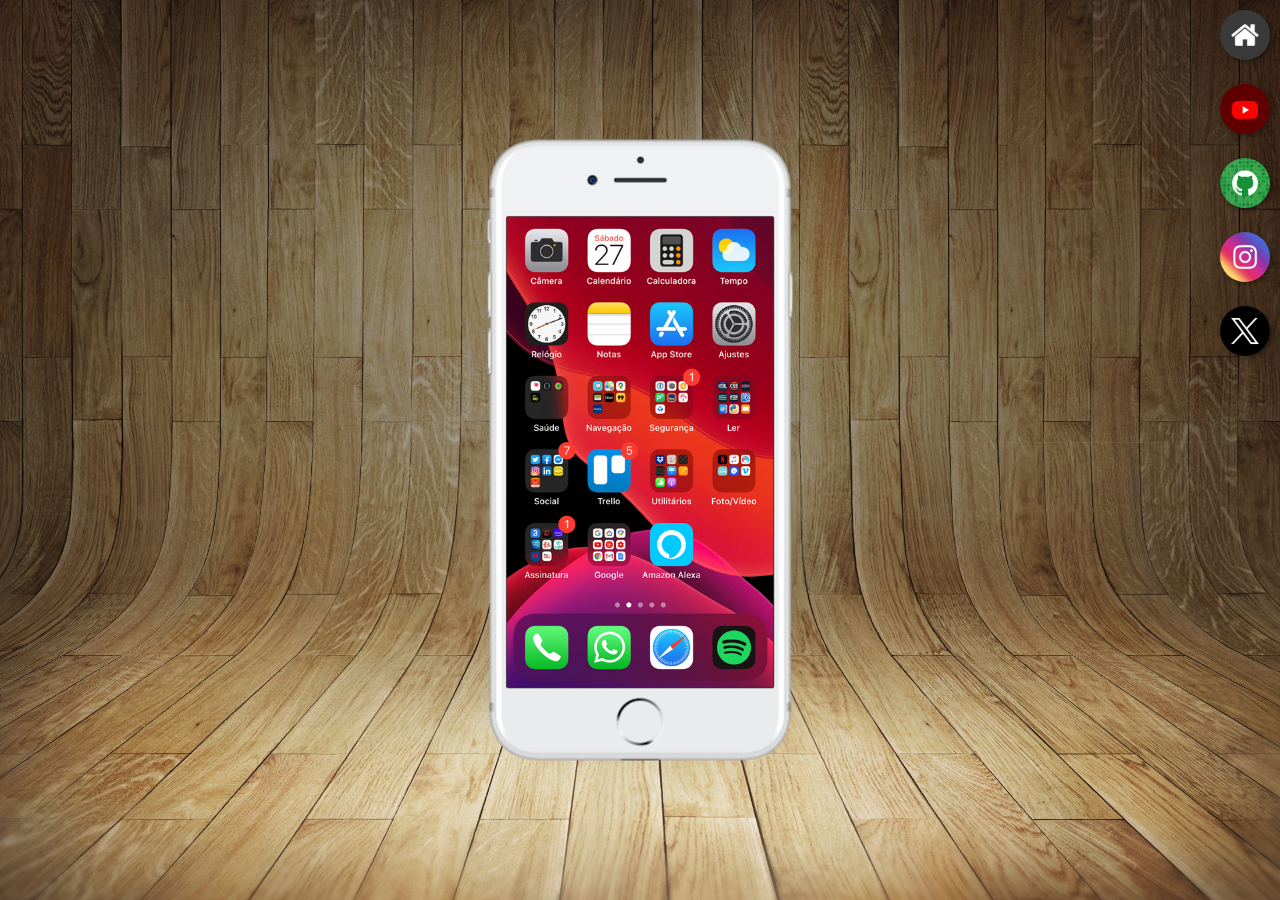
<file: index.html>
<!DOCTYPE html>
<html lang="pt-BR">
<head>
    <meta charset="UTF-8">
    <meta name="viewport" content="width=device-width, initial-scale=1.0">
    <link rel="shortcut icon" href="favicon.ico" type="image/x-icon">
    <link rel="stylesheet" href="estilos/style.css">
    <title>Projeto Redes Sociais</title>
</head>
<body>
    <main>
        <section id="telefone">
            <iframe src="home.html" name="tela" id="tela" frameborder="0">
                Seu navegador não suporta isso.
            </iframe>
        </section>
        <section id="redes-sociais">
    <a href="home.html" target="tela"><img src="imagens/logo-home.jpg" alt="Home"></a><br>
    <a href="youtube.html" target="tela"><img src="imagens/logo-youtube.jpg" alt="YouTube"></a><br>
    <a href="github.html" target="tela"><img src="imagens/logo-github.jpg" alt="GitHub"></a><br>
    <a href="instagram.html" target="tela"><img src="imagens/logo-instagram.jpg" alt="Instagram"></a><br>
    <a href="#" target="tela"><img src="imagens/logo-x.jpg" alt="X"></a><br>
</section>
    </main>
</body>
</html>
</file>
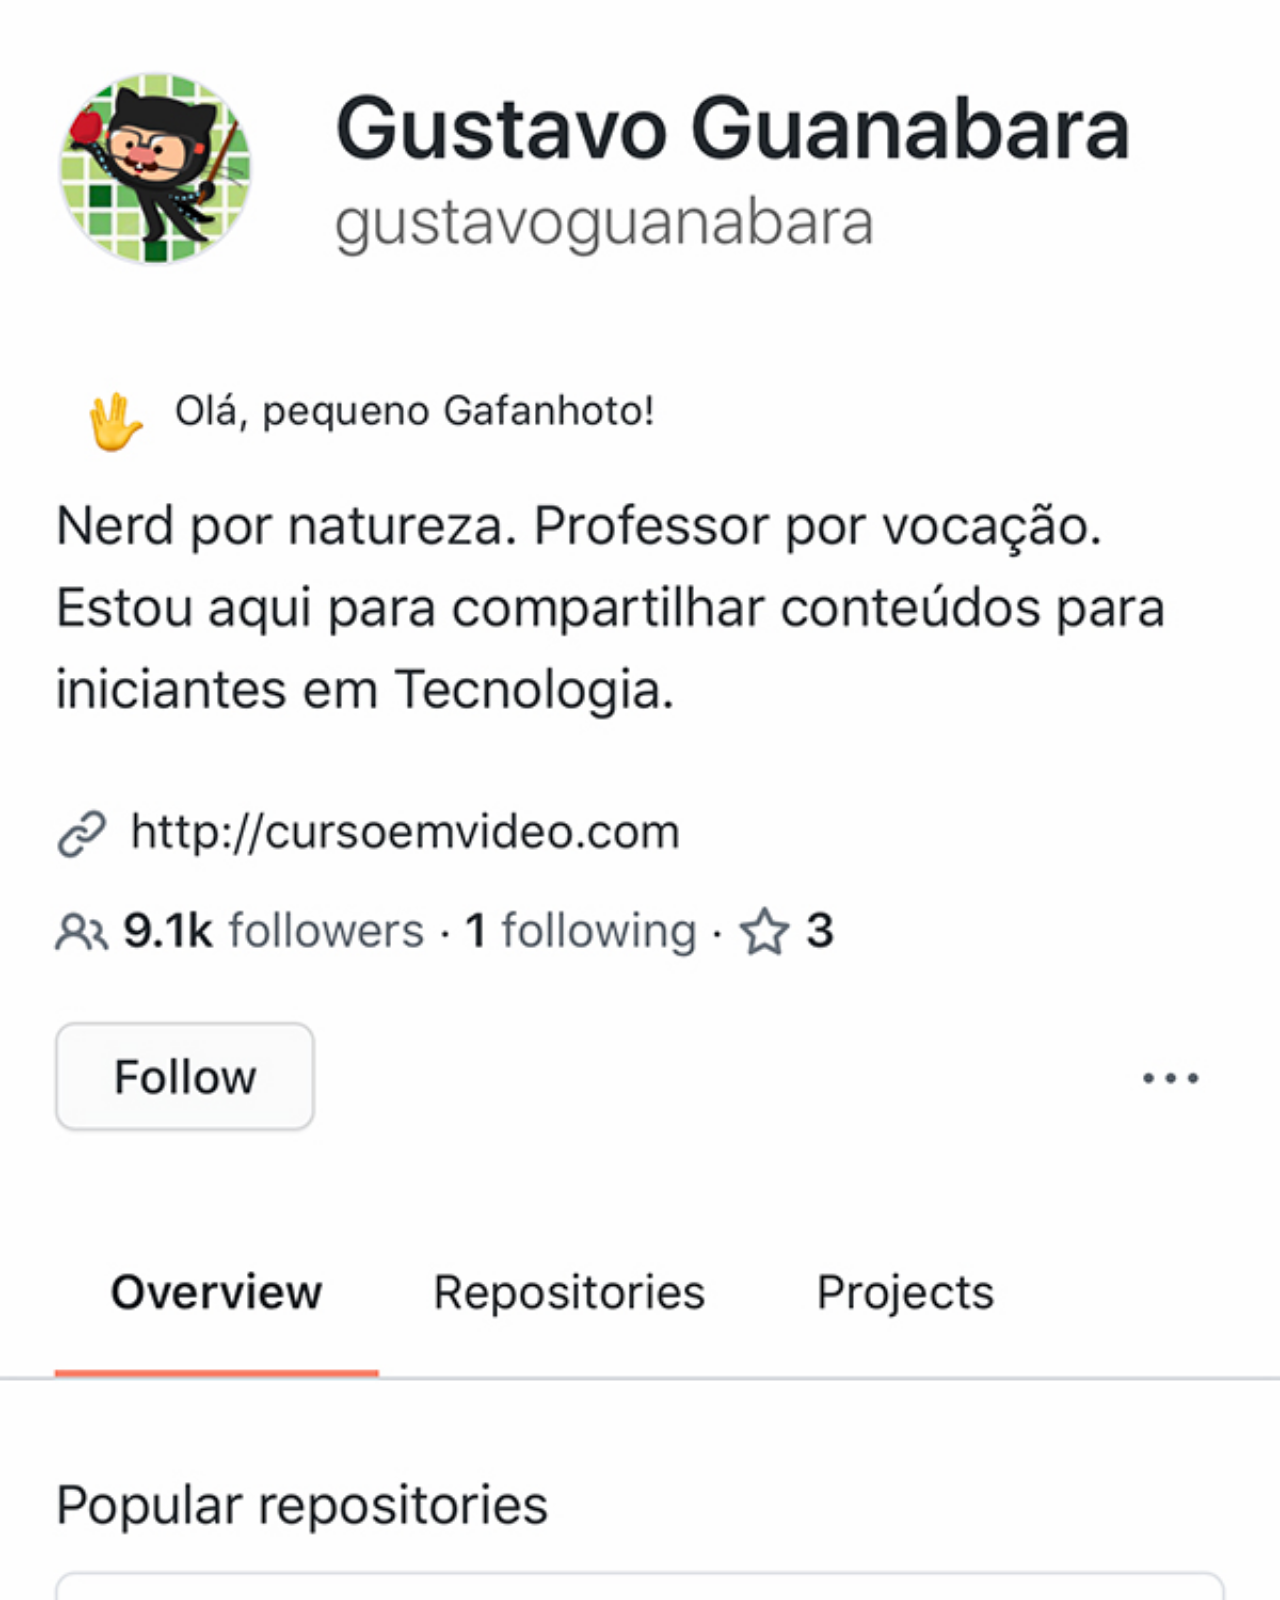
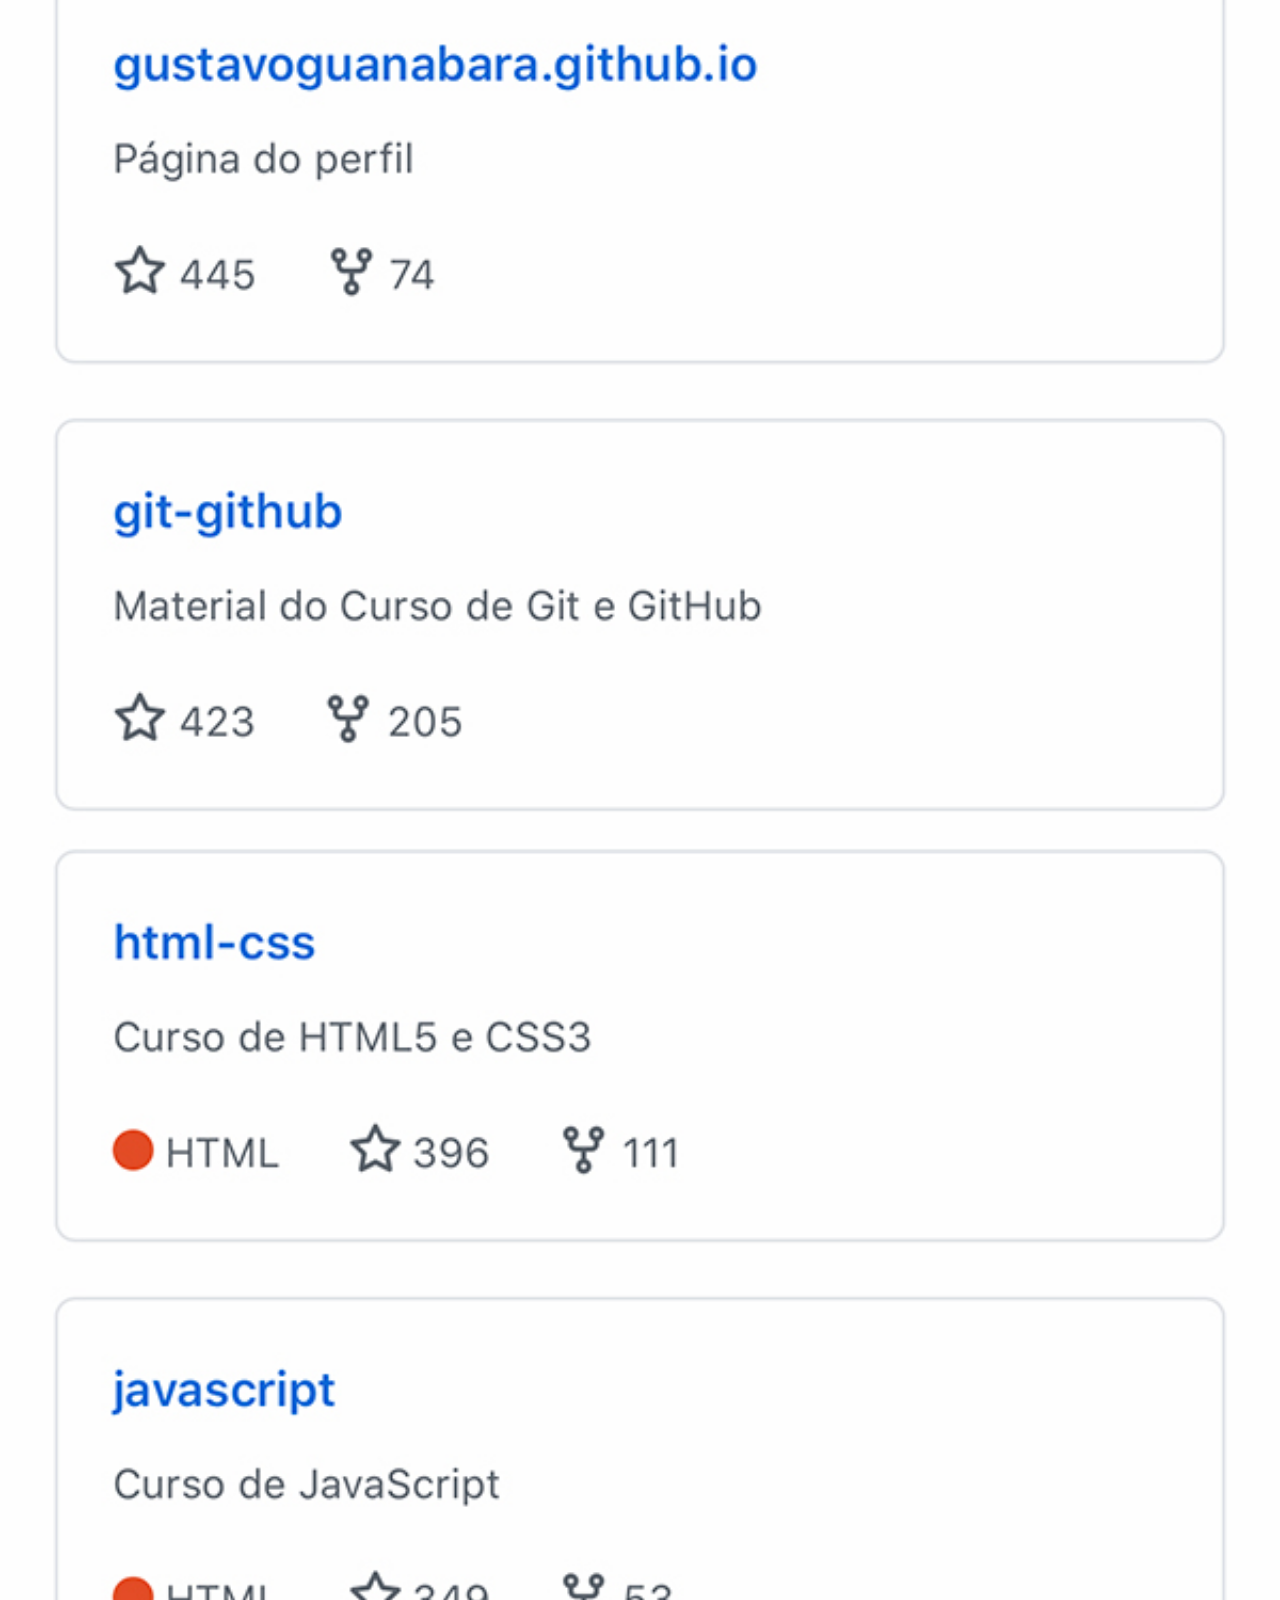
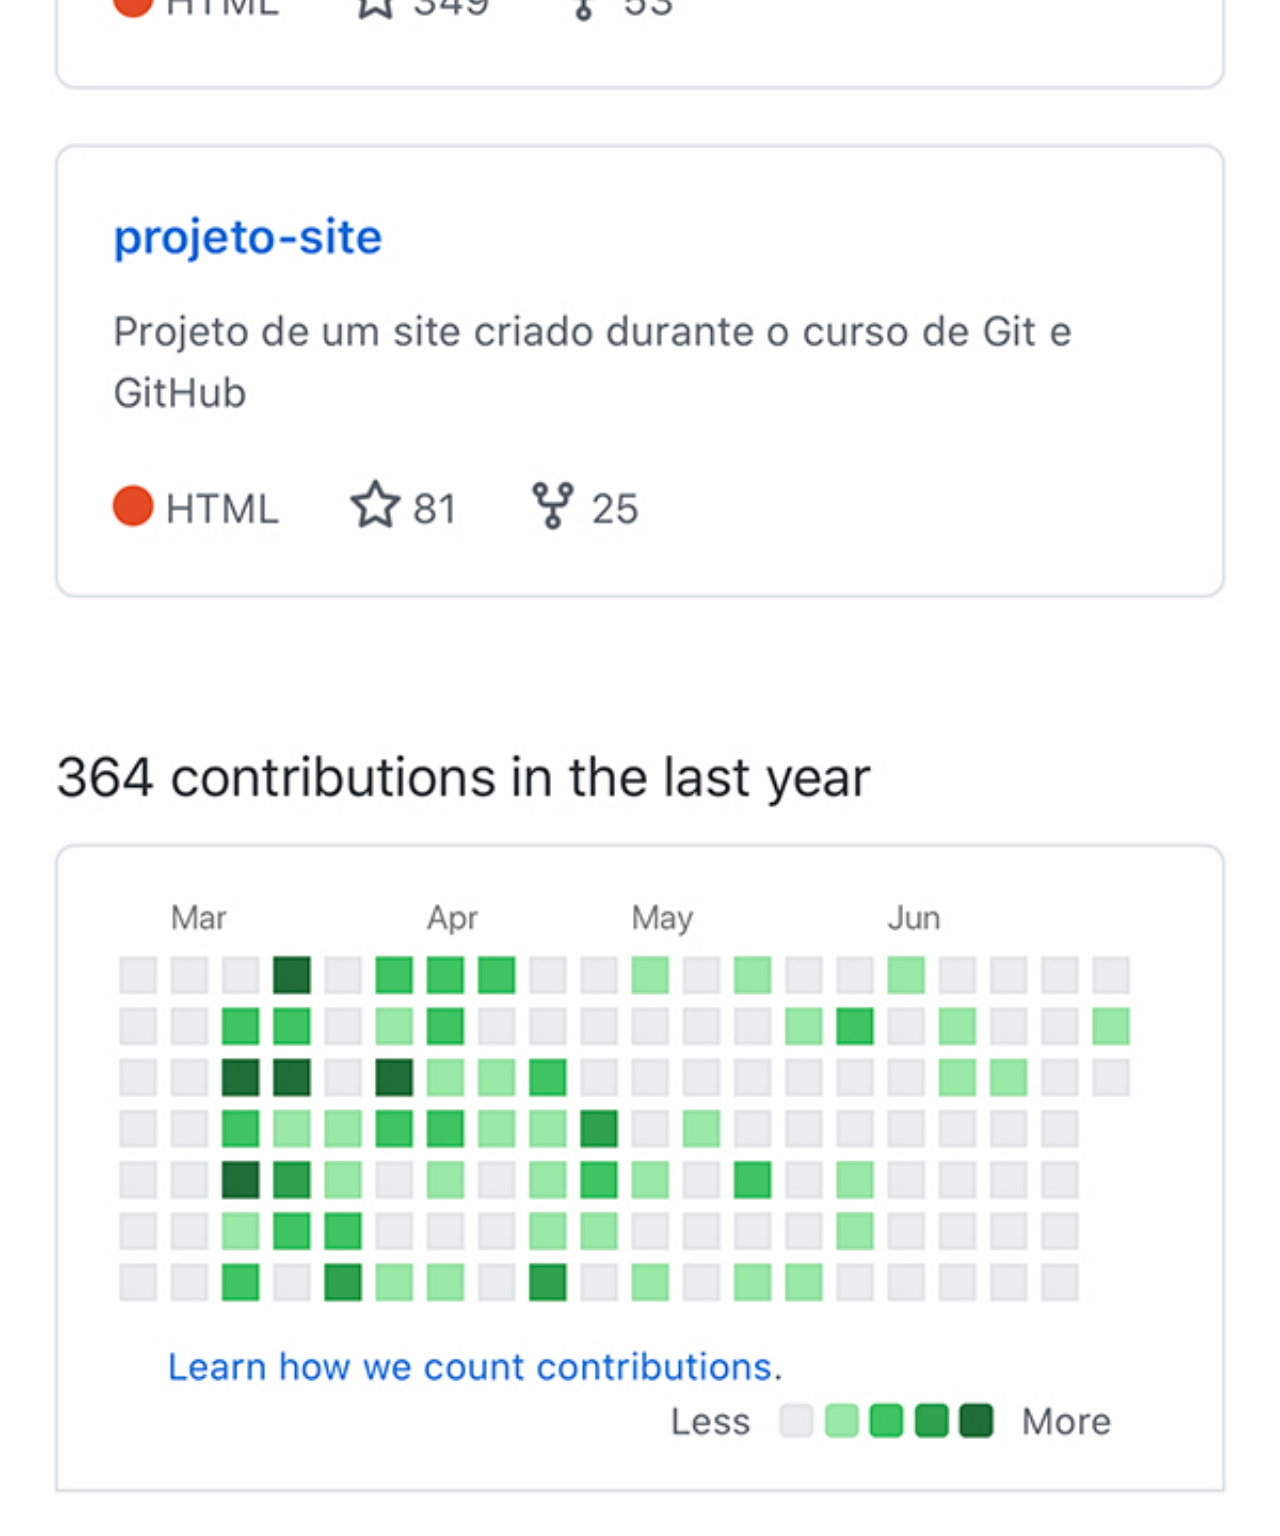
<file: github.html>
<!DOCTYPE html>
<html lang="en">
<head>
    <meta charset="UTF-8">
    <meta name="viewport" content="width=device-width, initial-scale=1.0">
    <title>GitHub</title>
    <link rel="stylesheet" href="estilos/social.css">
</head>
<body>
    <img src="imagens/tela-github.jpg" alt="GitHub">
</body>
</html>
</file>
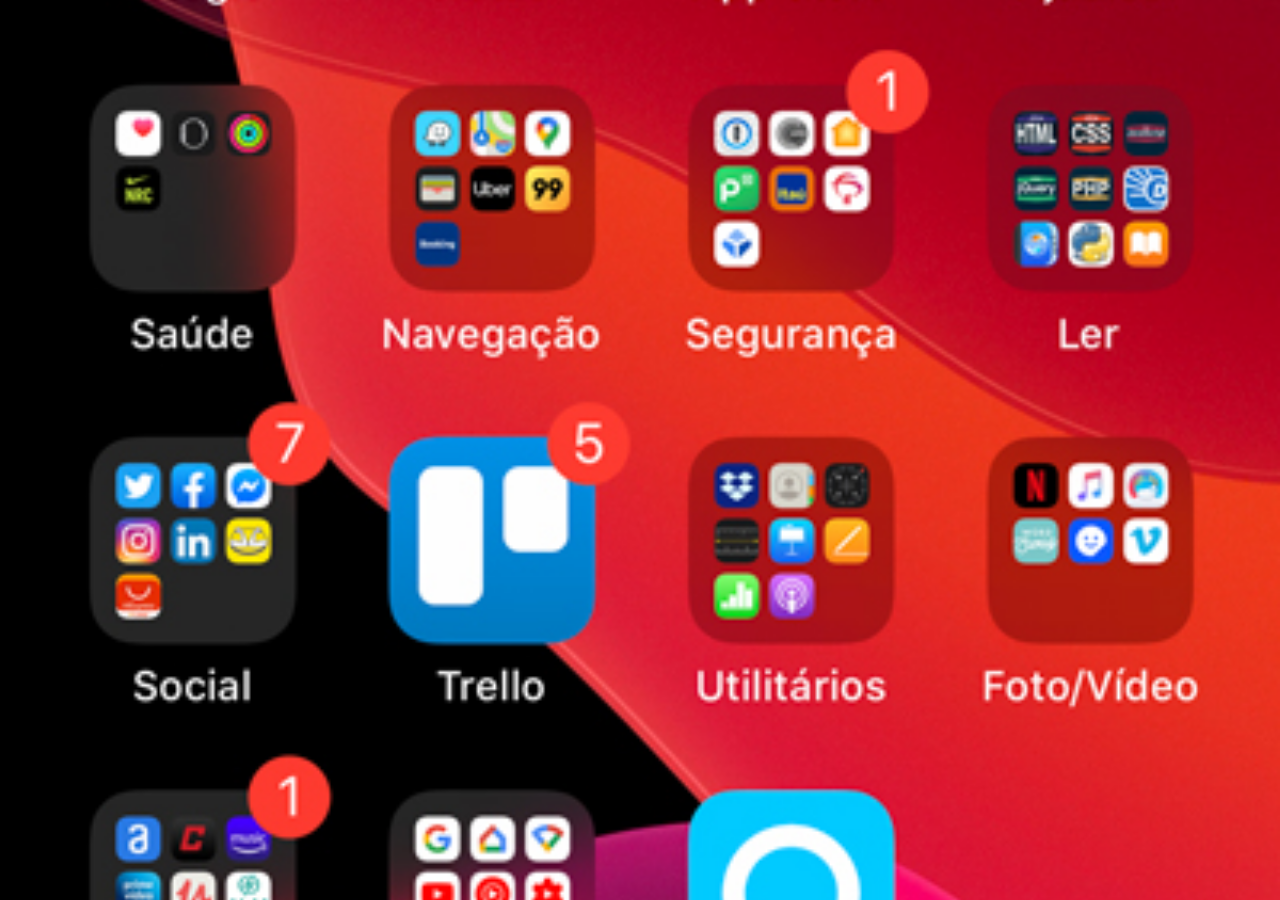
<file: home.html>
<!DOCTYPE html>
<html lang="pt-BR">
<head>
    <meta charset="UTF-8">
    <meta name="viewport" content="width=device-width, initial-scale=1.0">
    <title>Home</title>
</head>
<style>
    * {
        margin: 0px;
        padding: 0px;
    }

    body {
        width: 10vw;
        height: 100vh;
        background: black url('imagens/tela-home.jpg')
        no-repeat center;
        background-size: cover;
    }
</style>
<body>
    
</body>
</html>
</file>
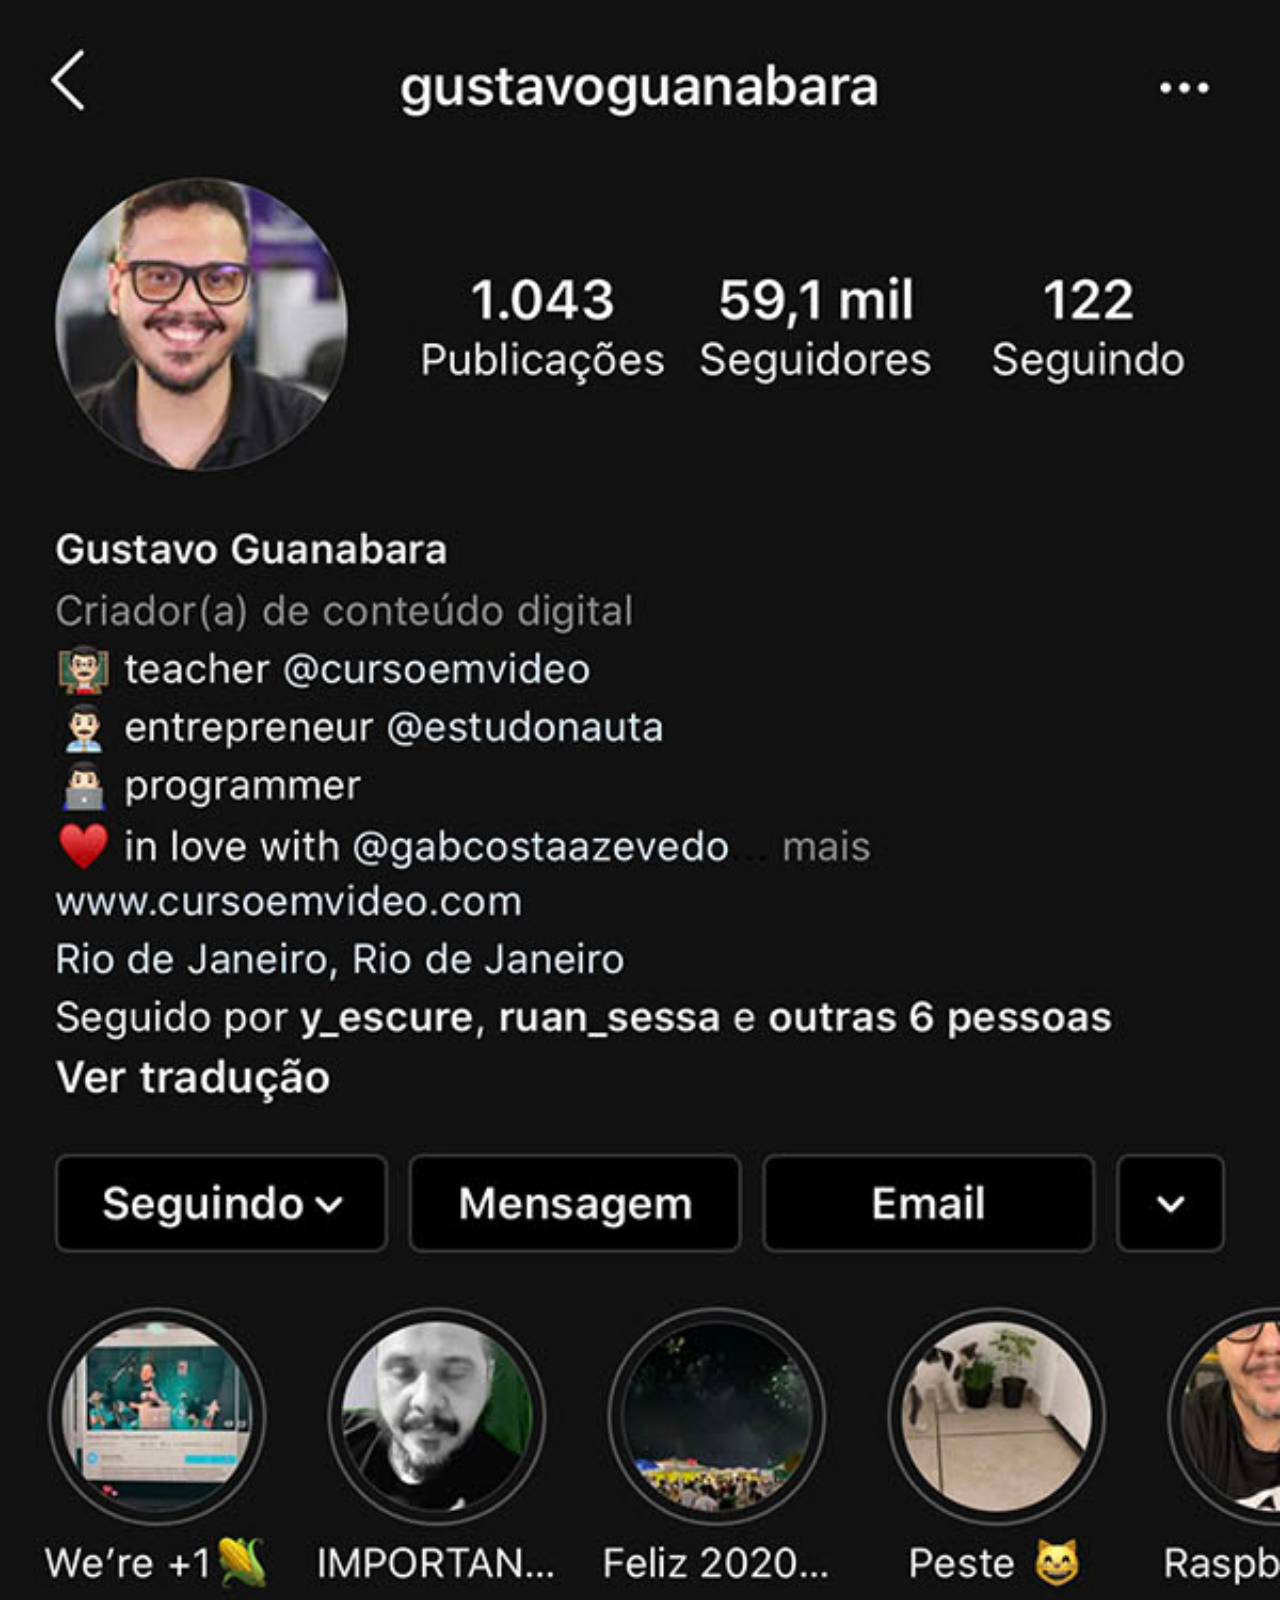
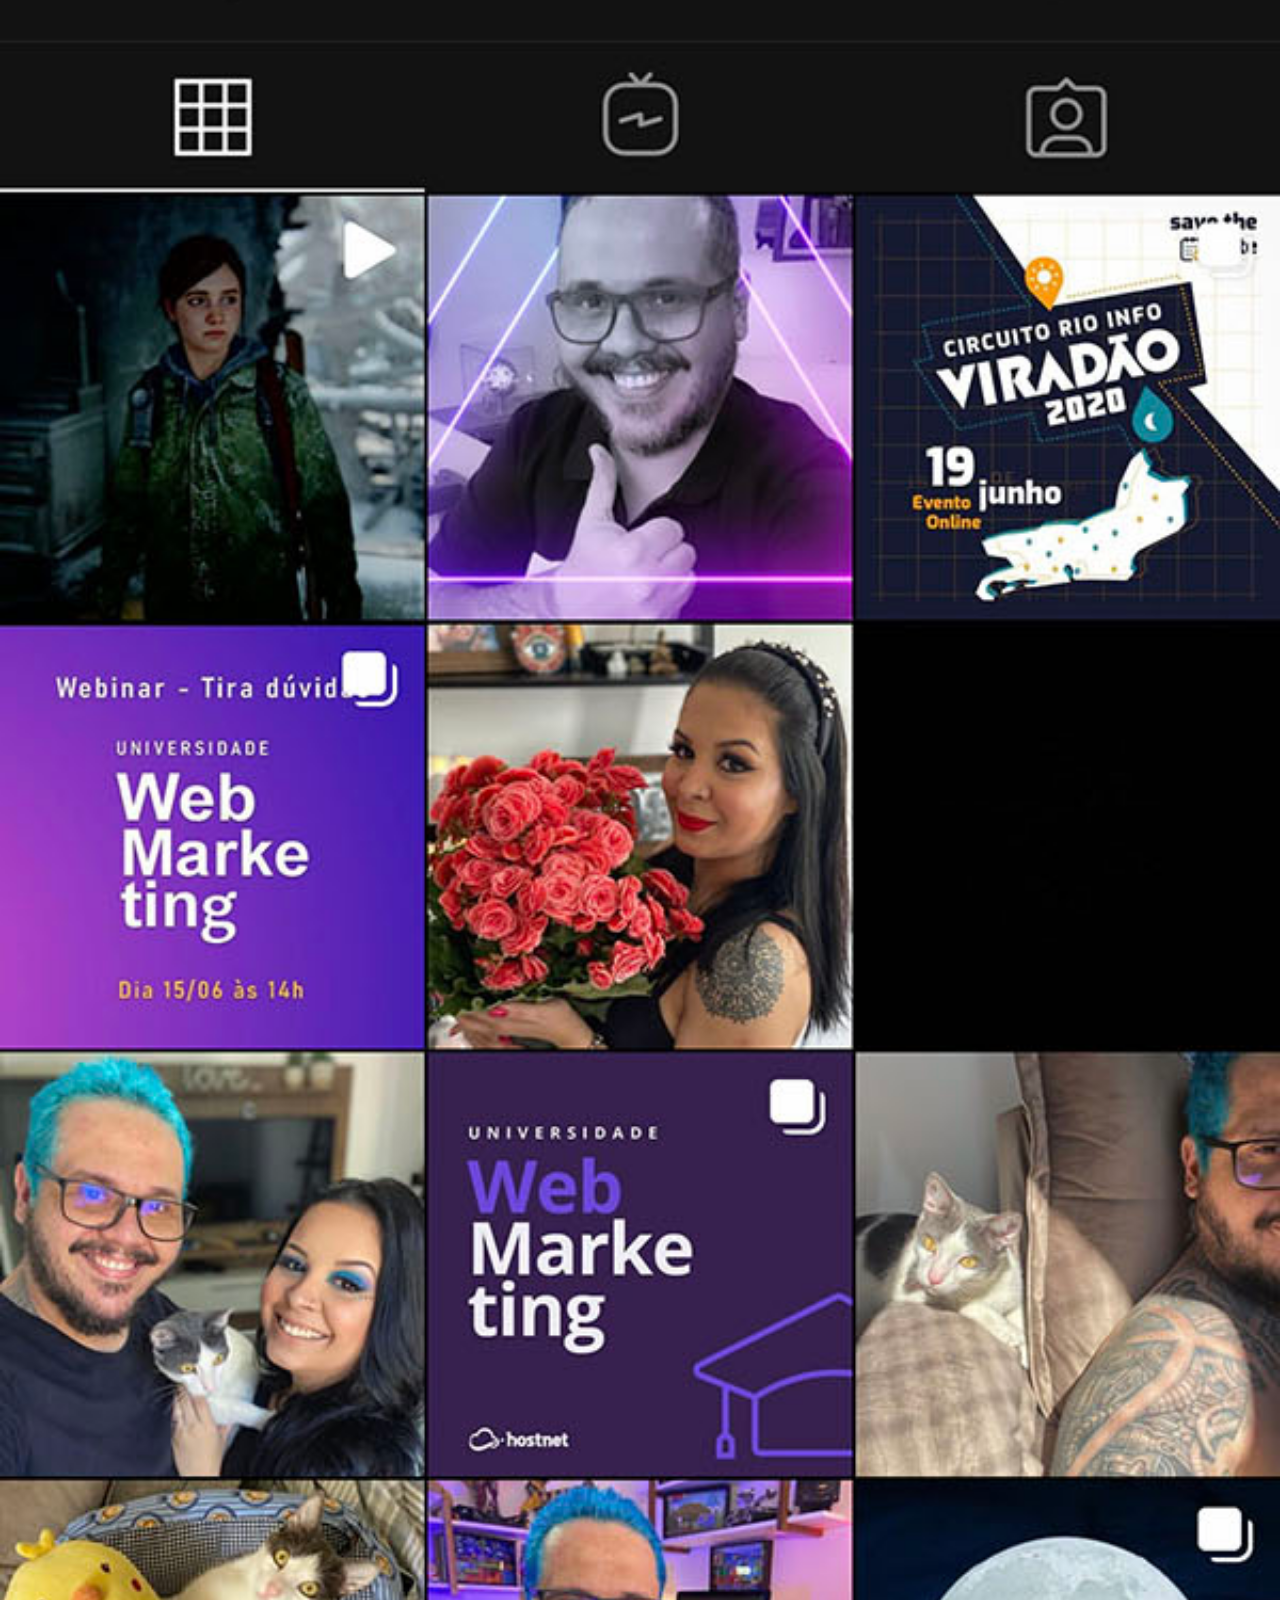
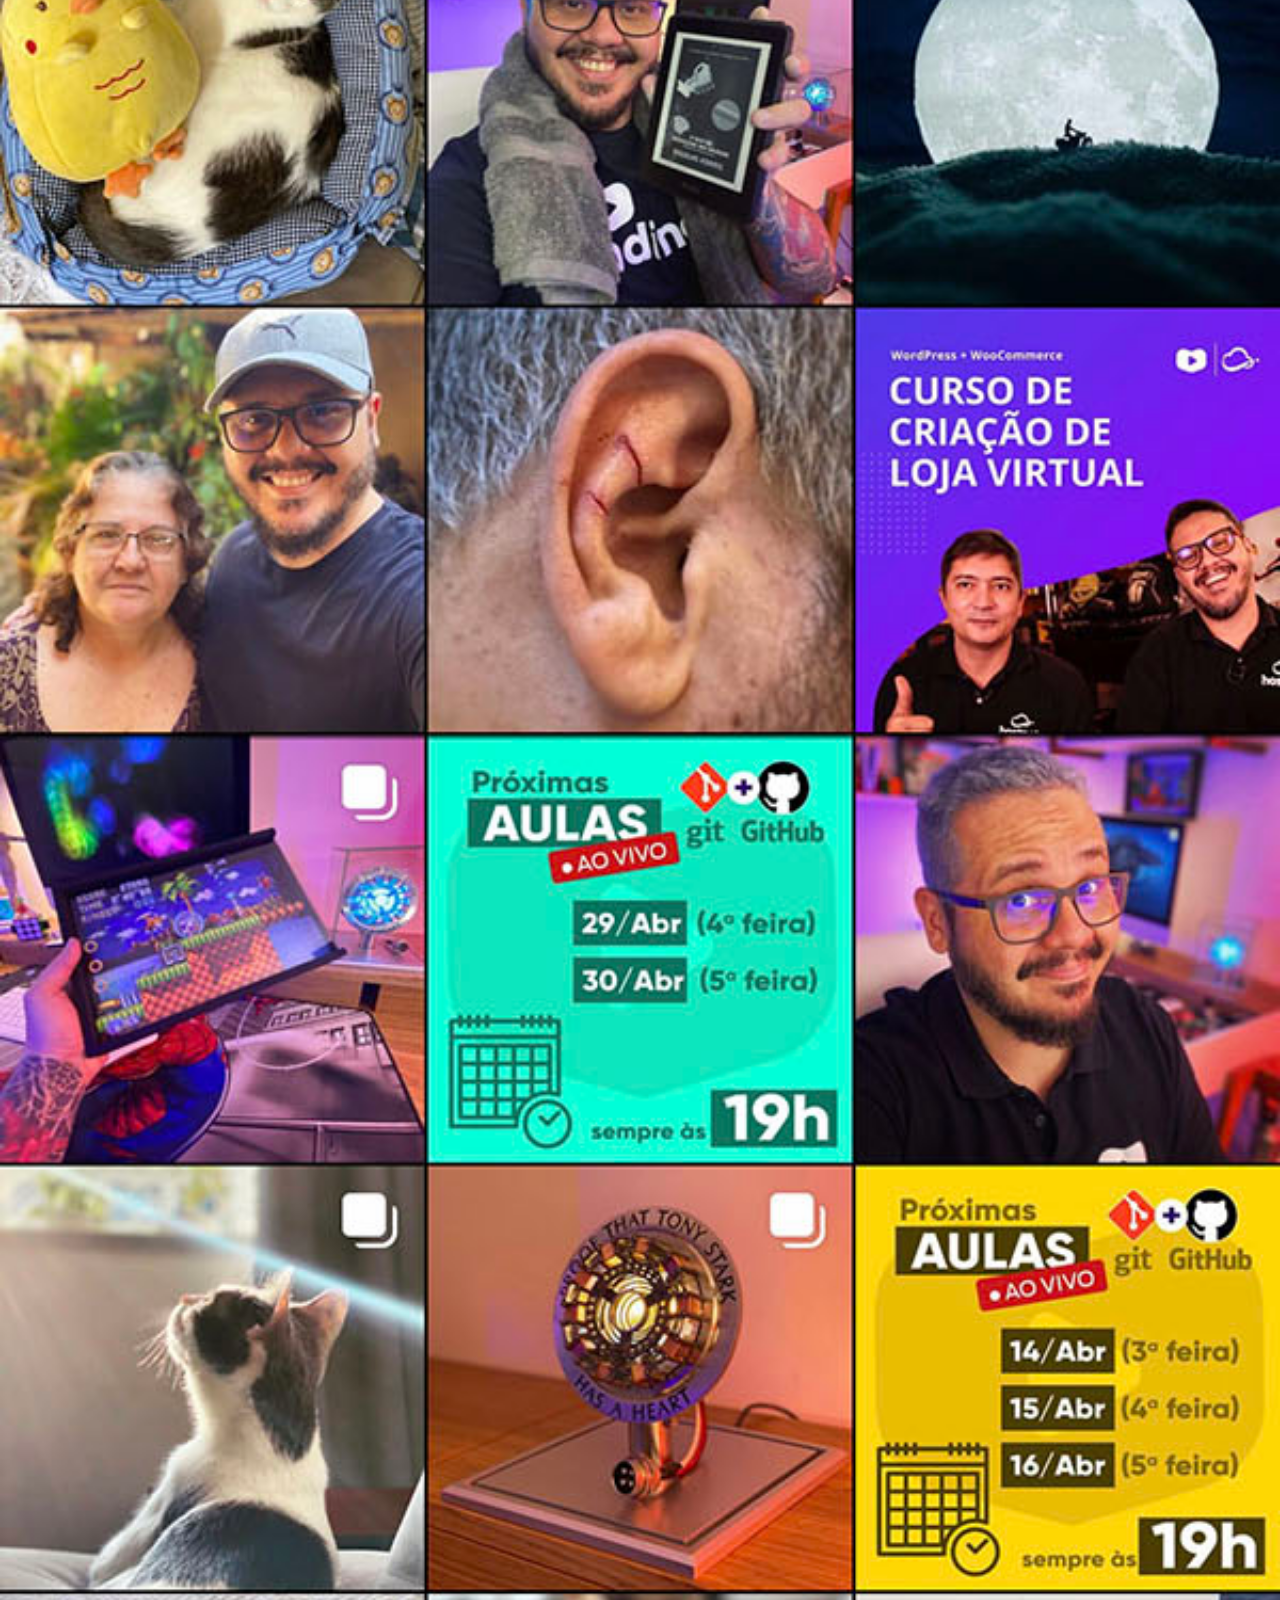
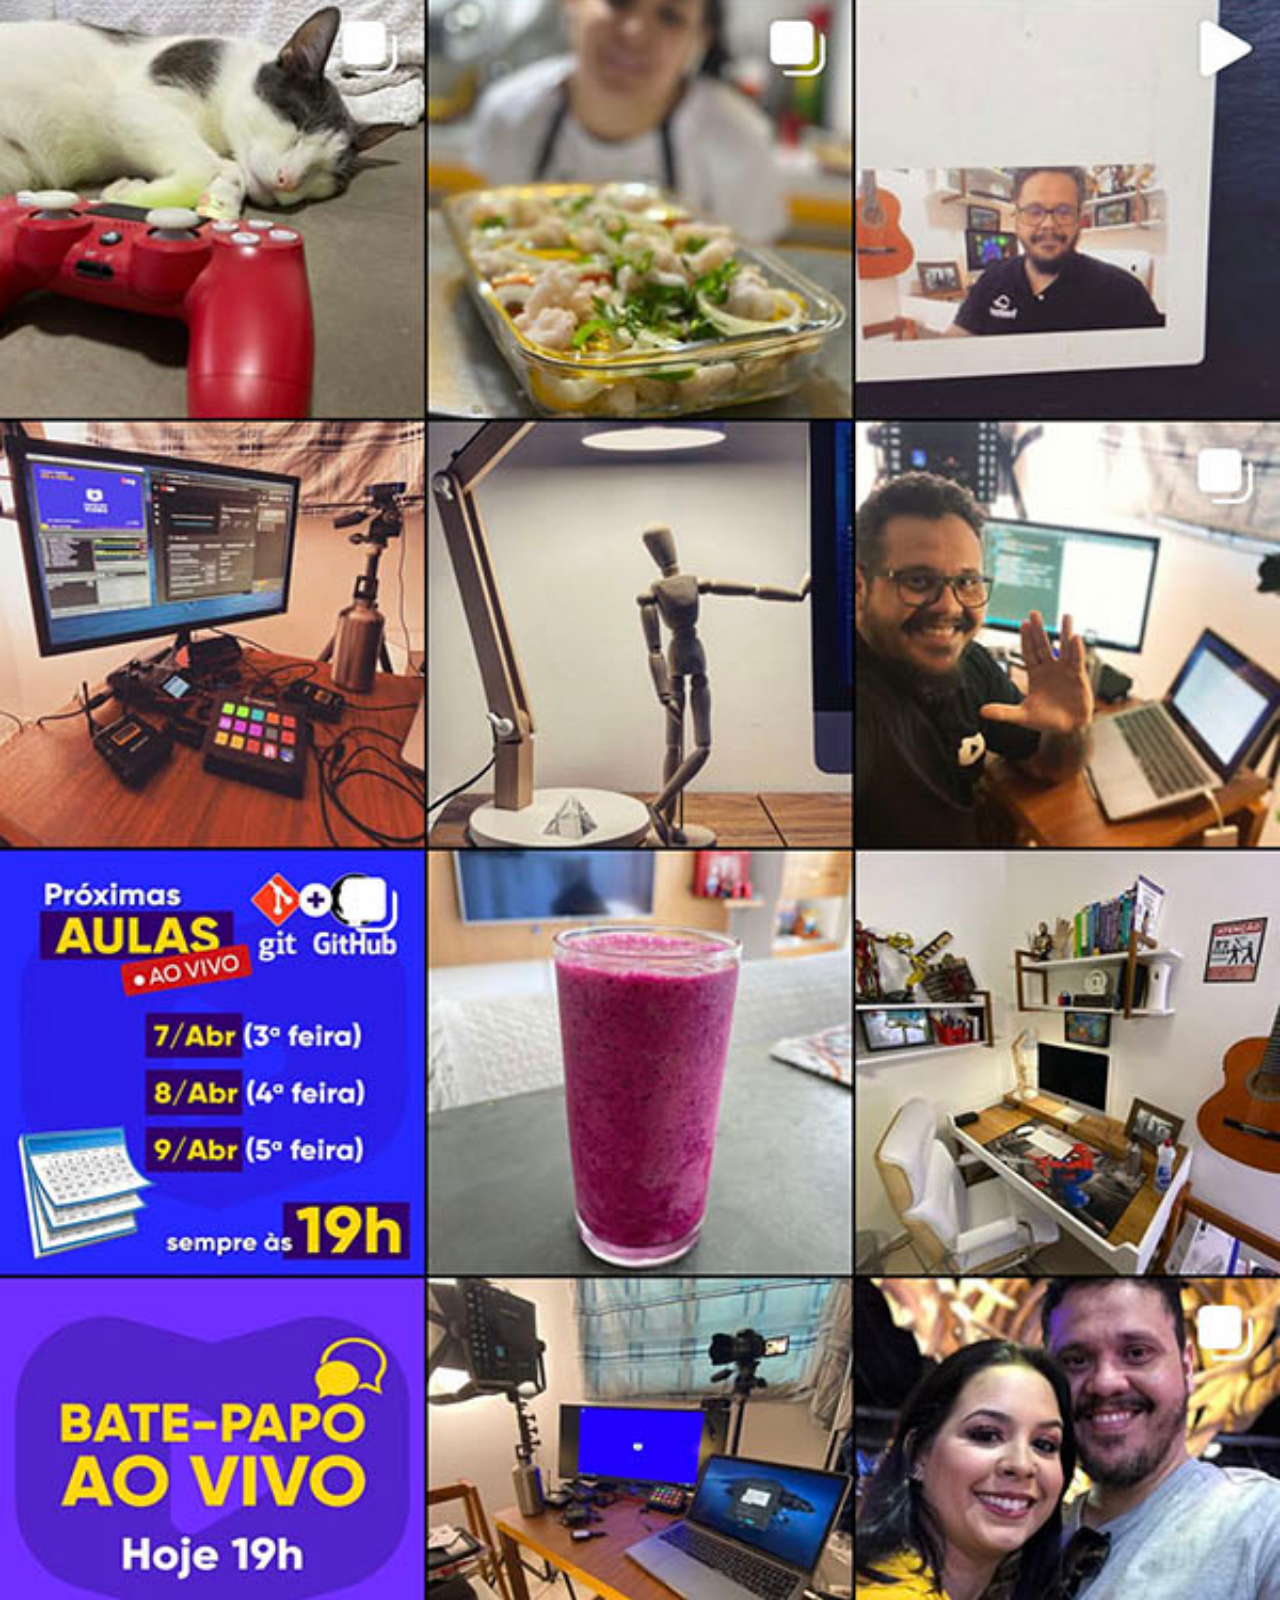
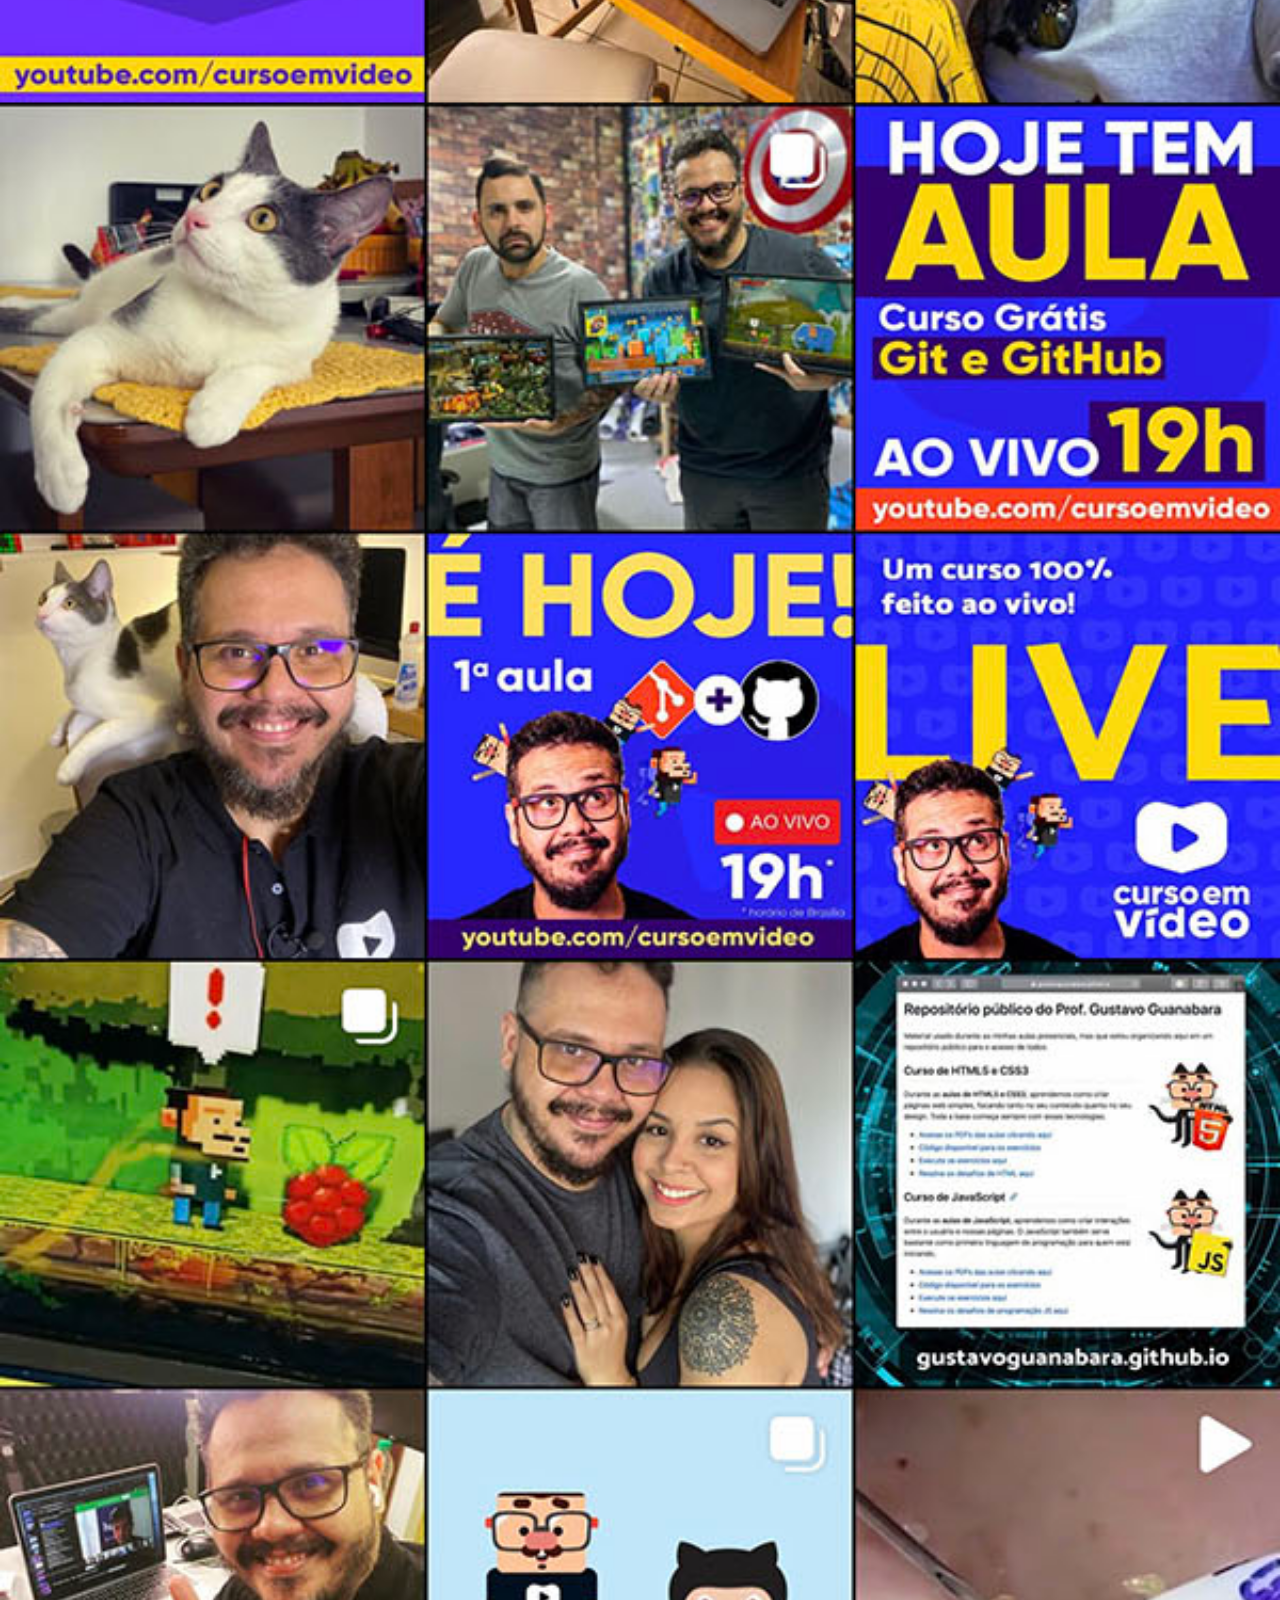
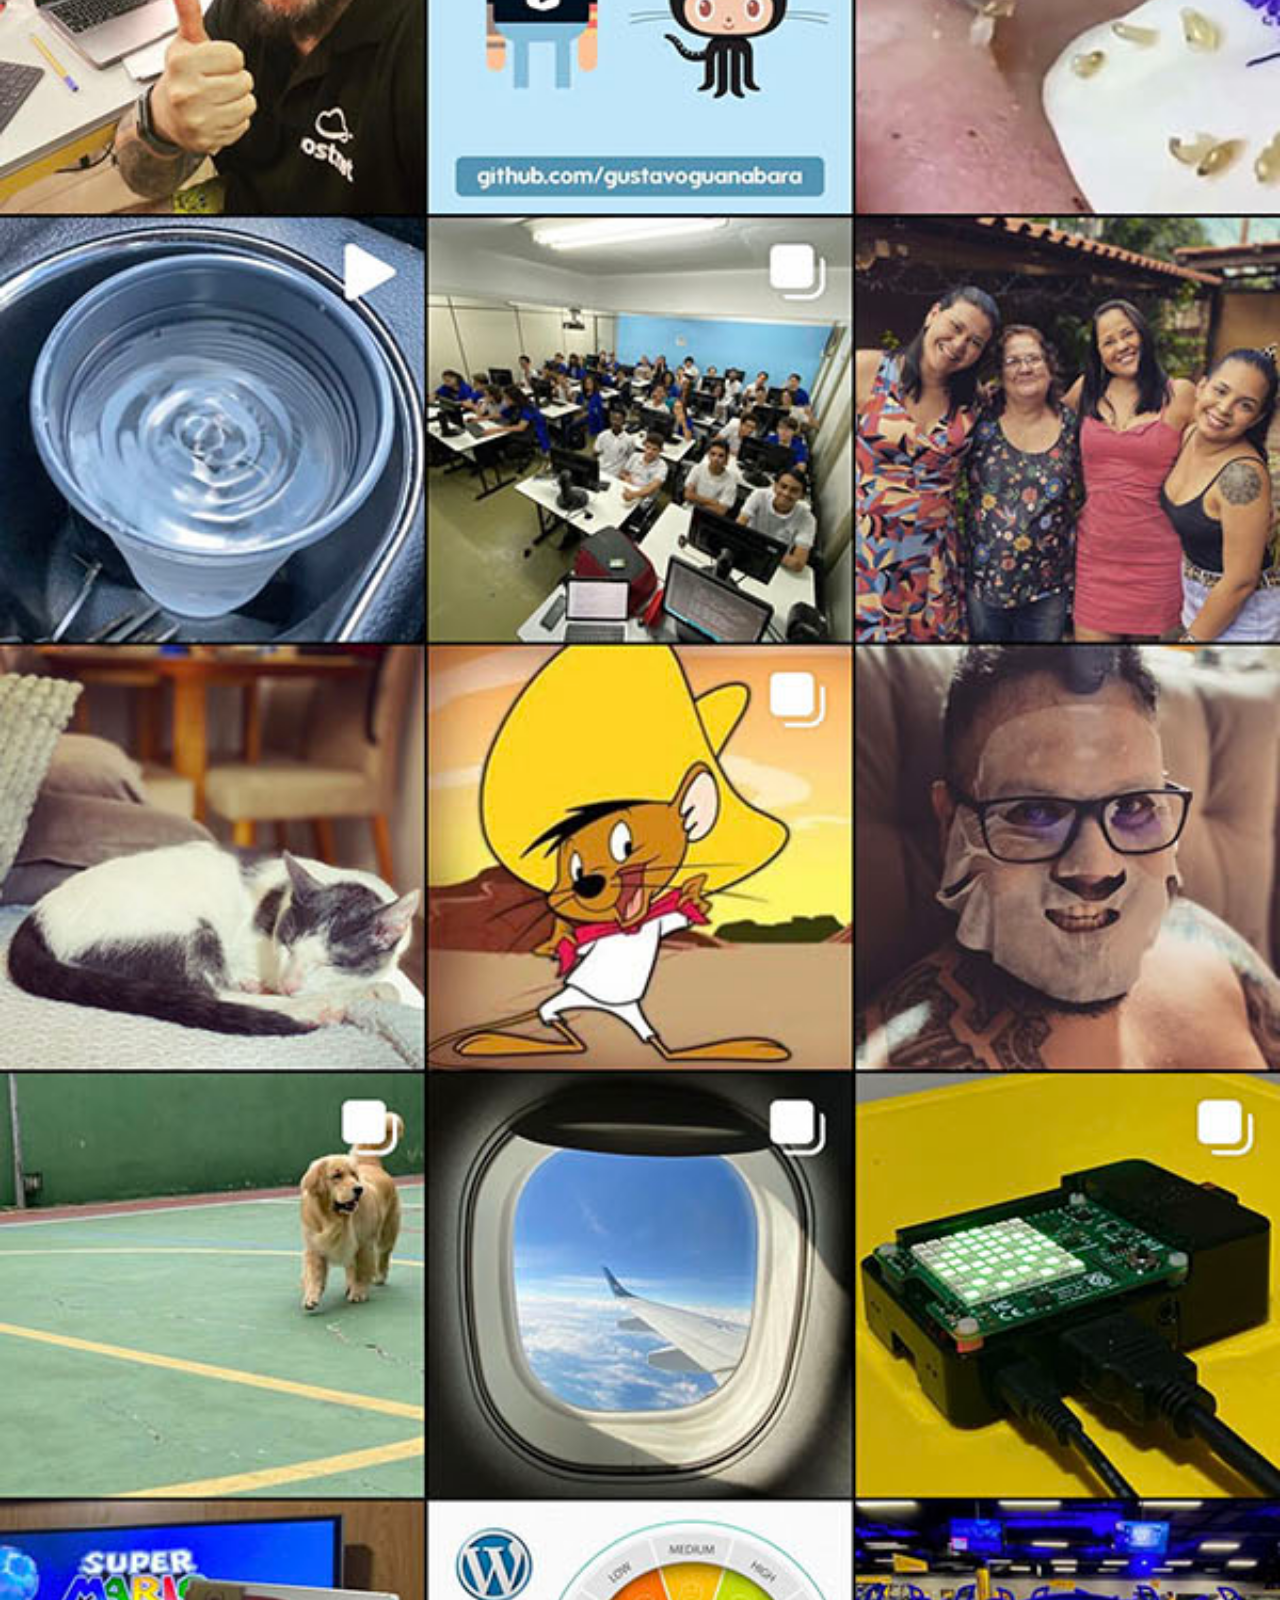
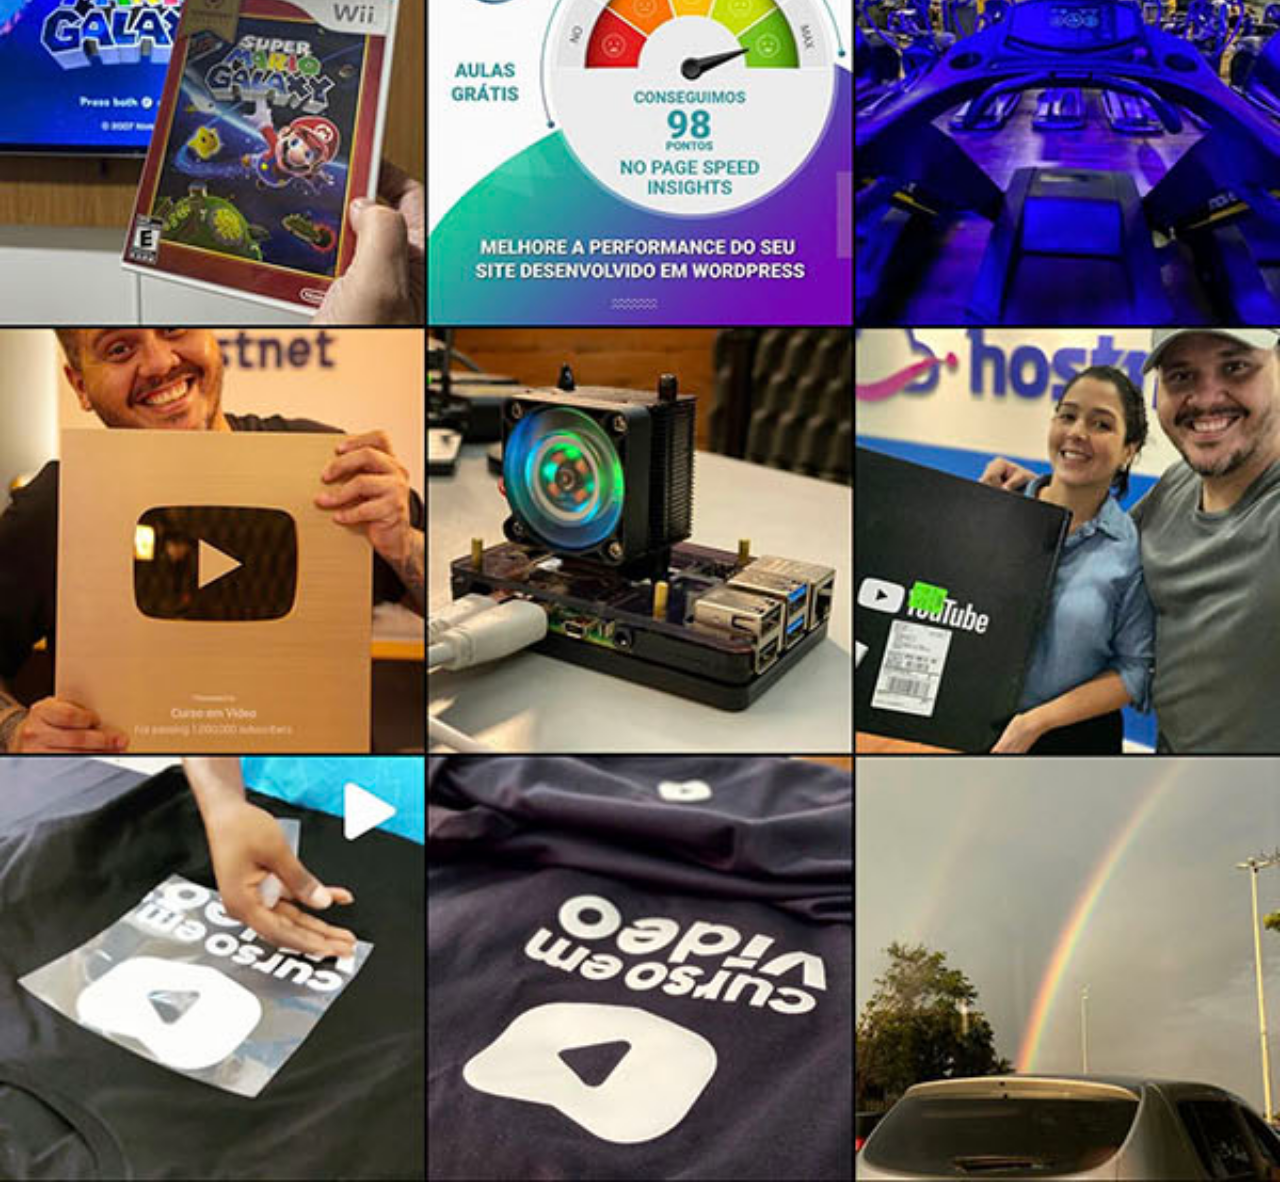
<file: instagram.html>
<!DOCTYPE html>
<html lang="en">
<head>
    <meta charset="UTF-8">
    <meta name="viewport" content="width=device-width, initial-scale=1.0">
    <title>Instagram</title>
    <link rel="stylesheet" href="estilos/social.css">
</head>
<body>
    <img src="imagens/tela-instagram.jpg" alt="Instagram">
</body>
</html>
</file>
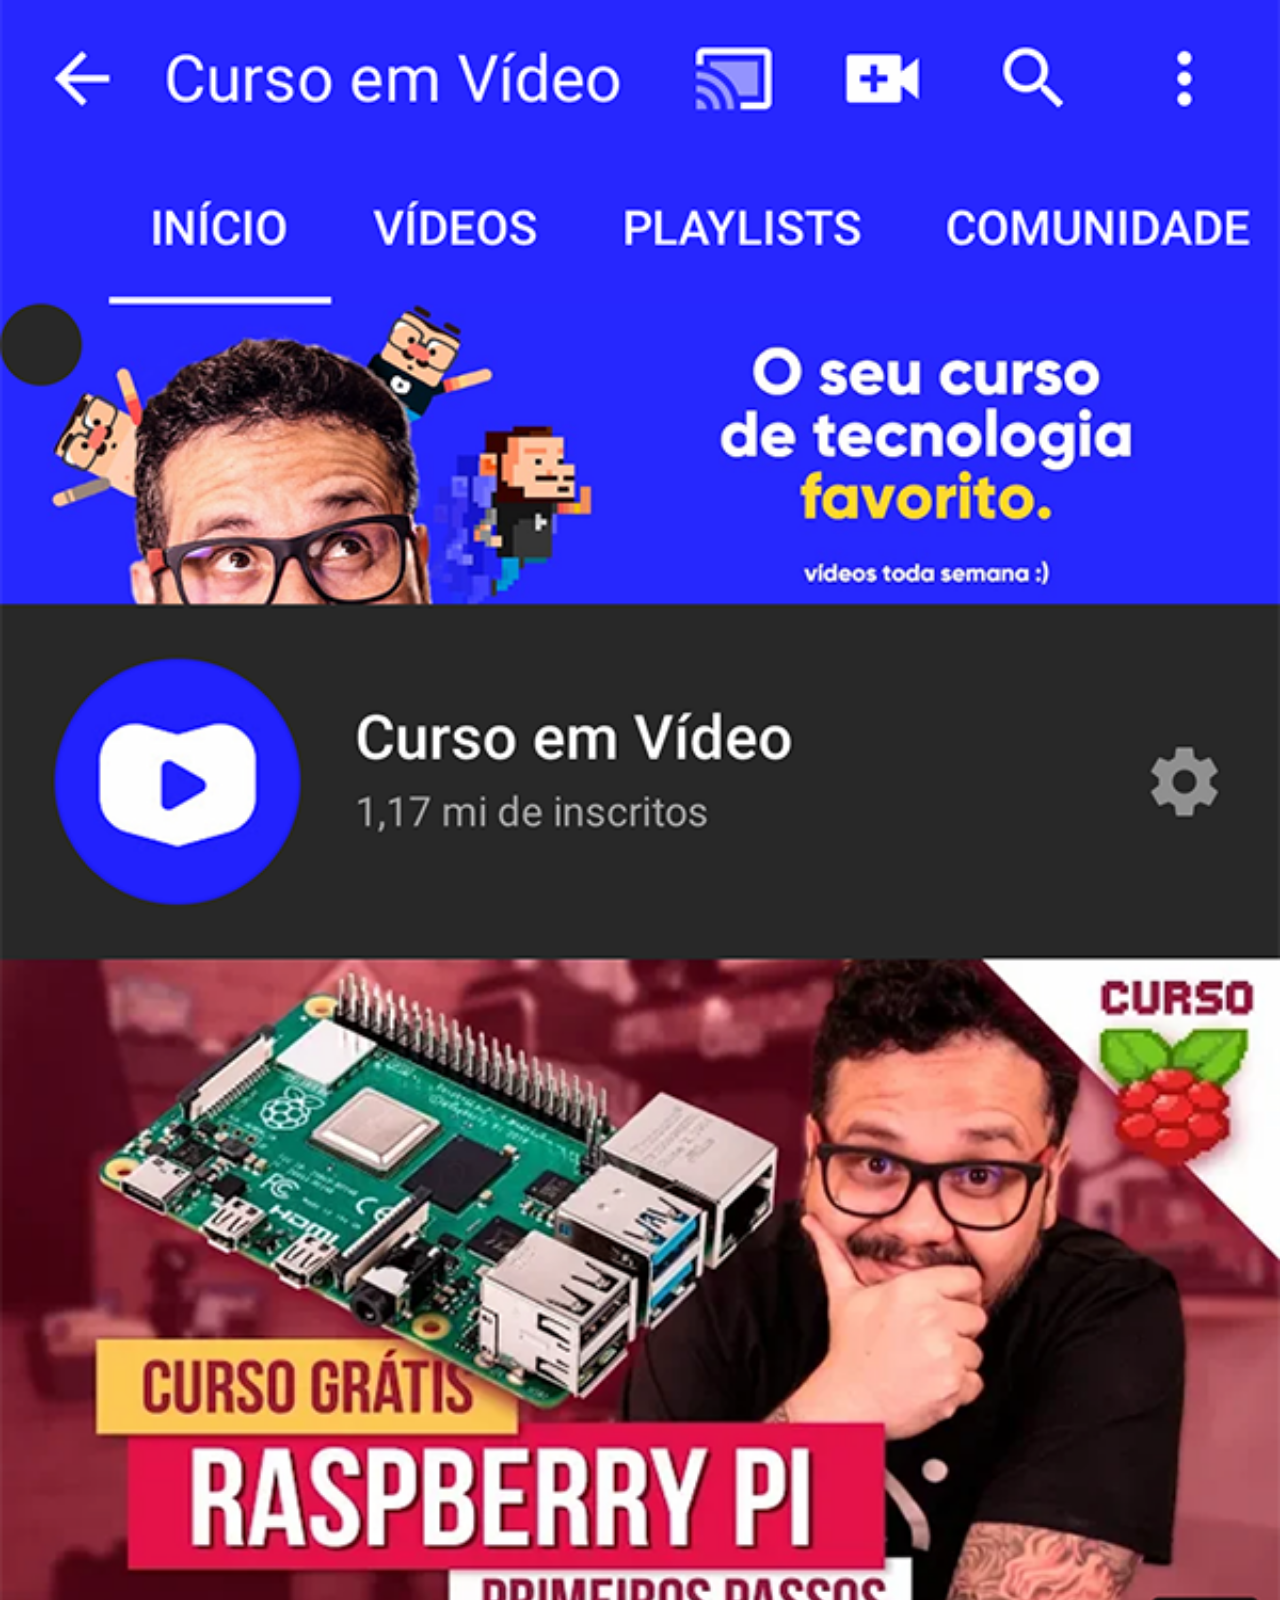
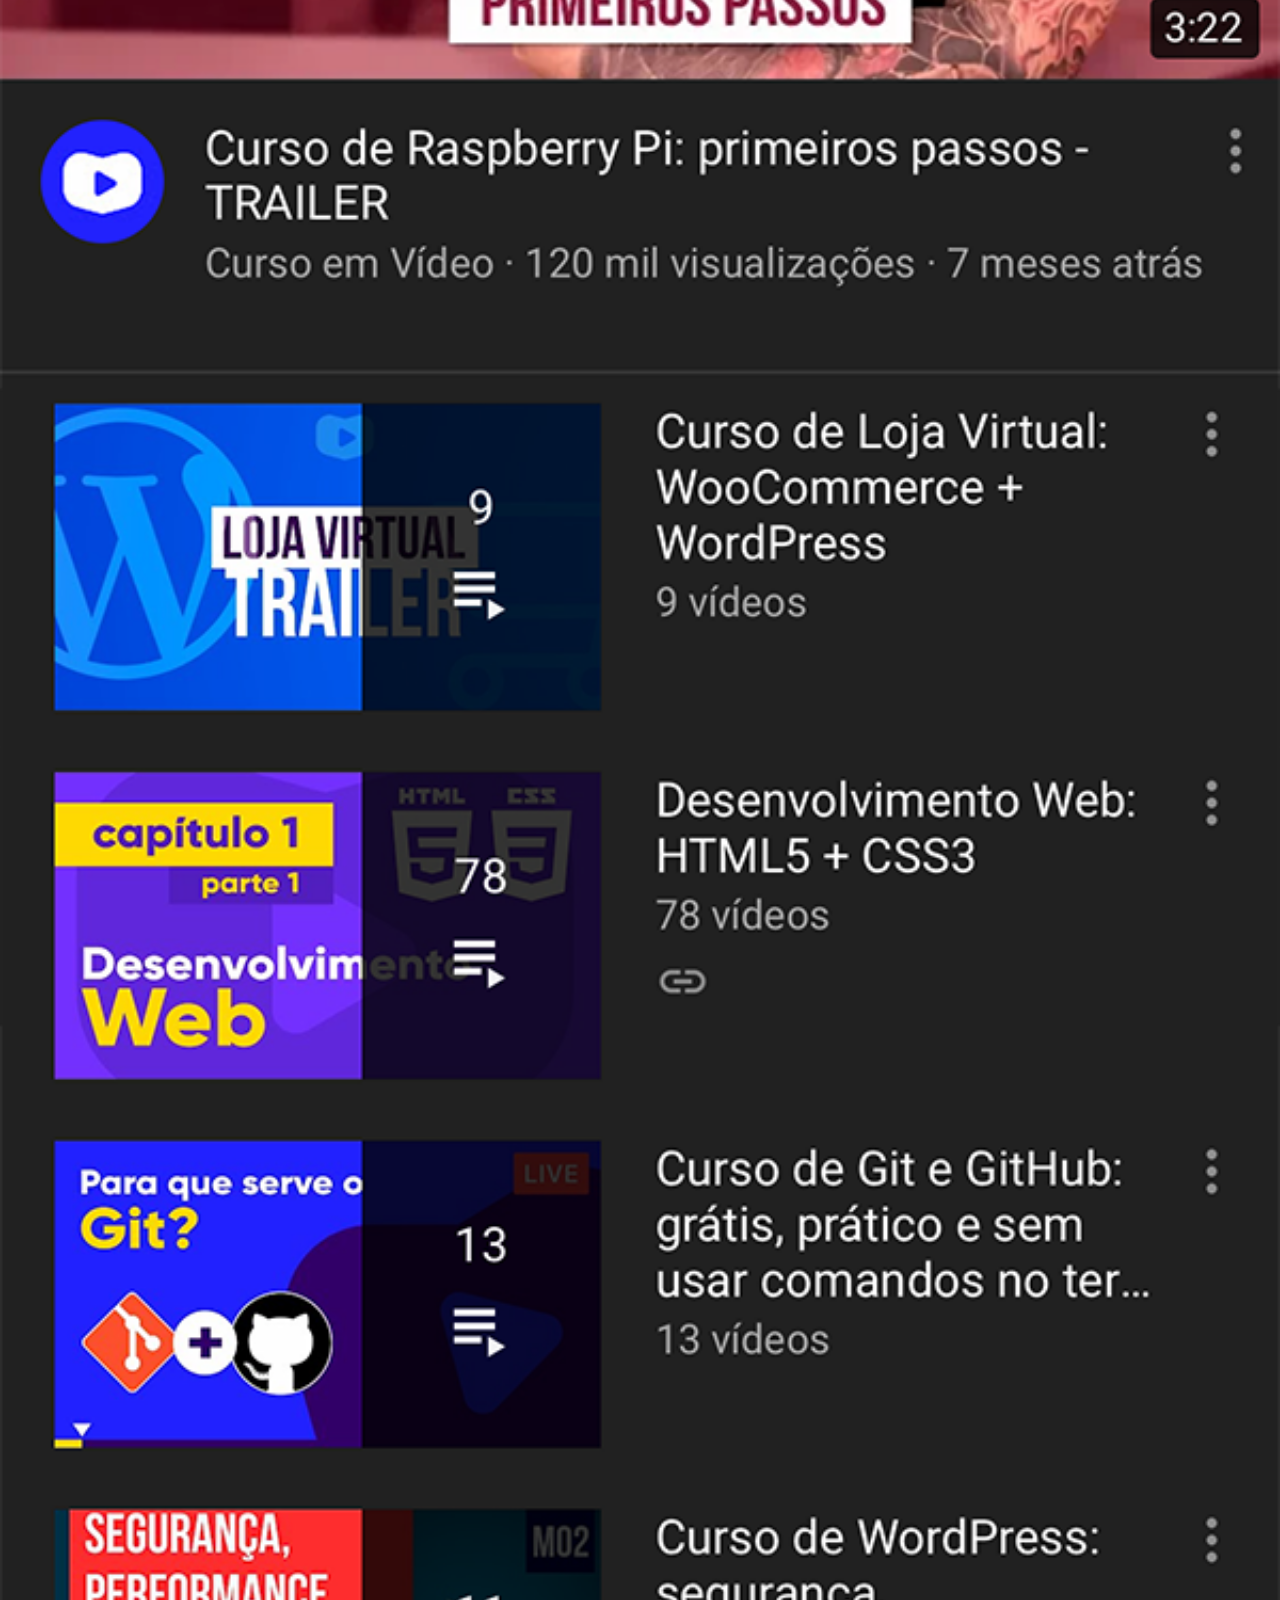
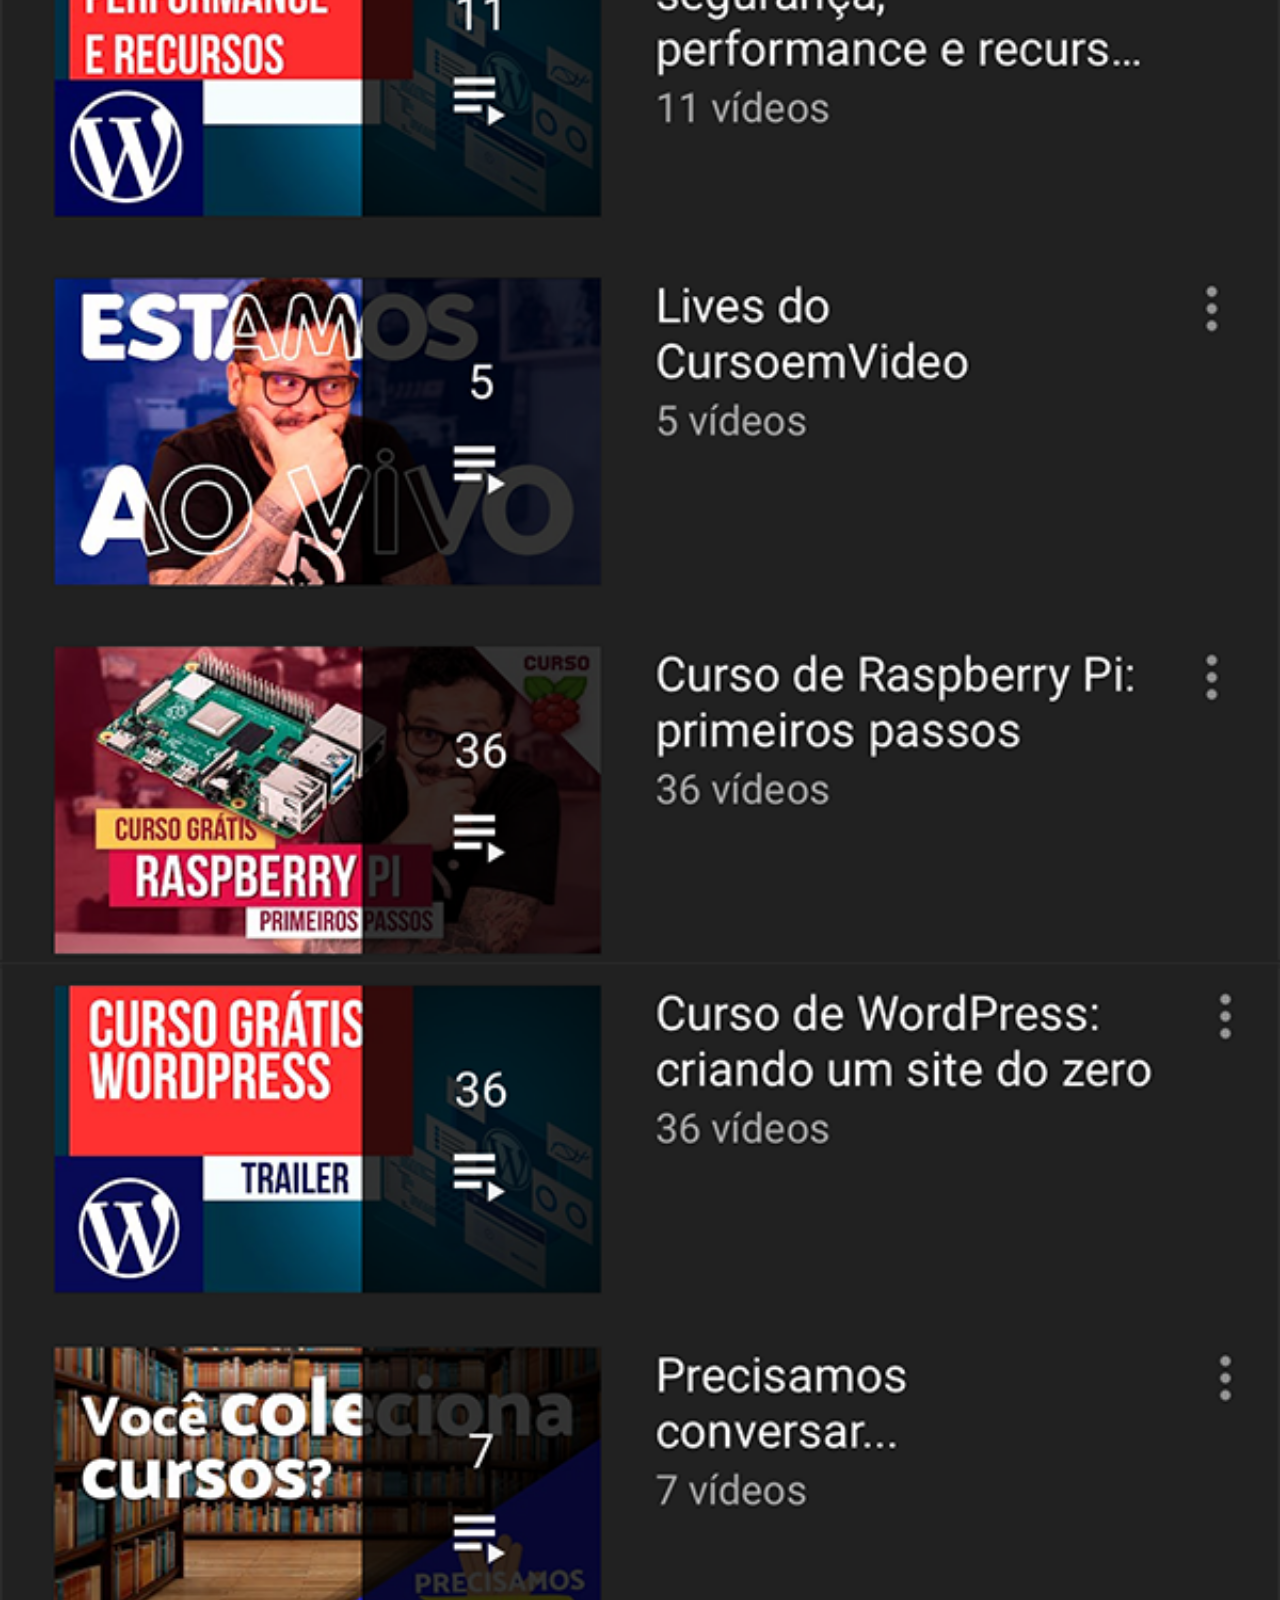
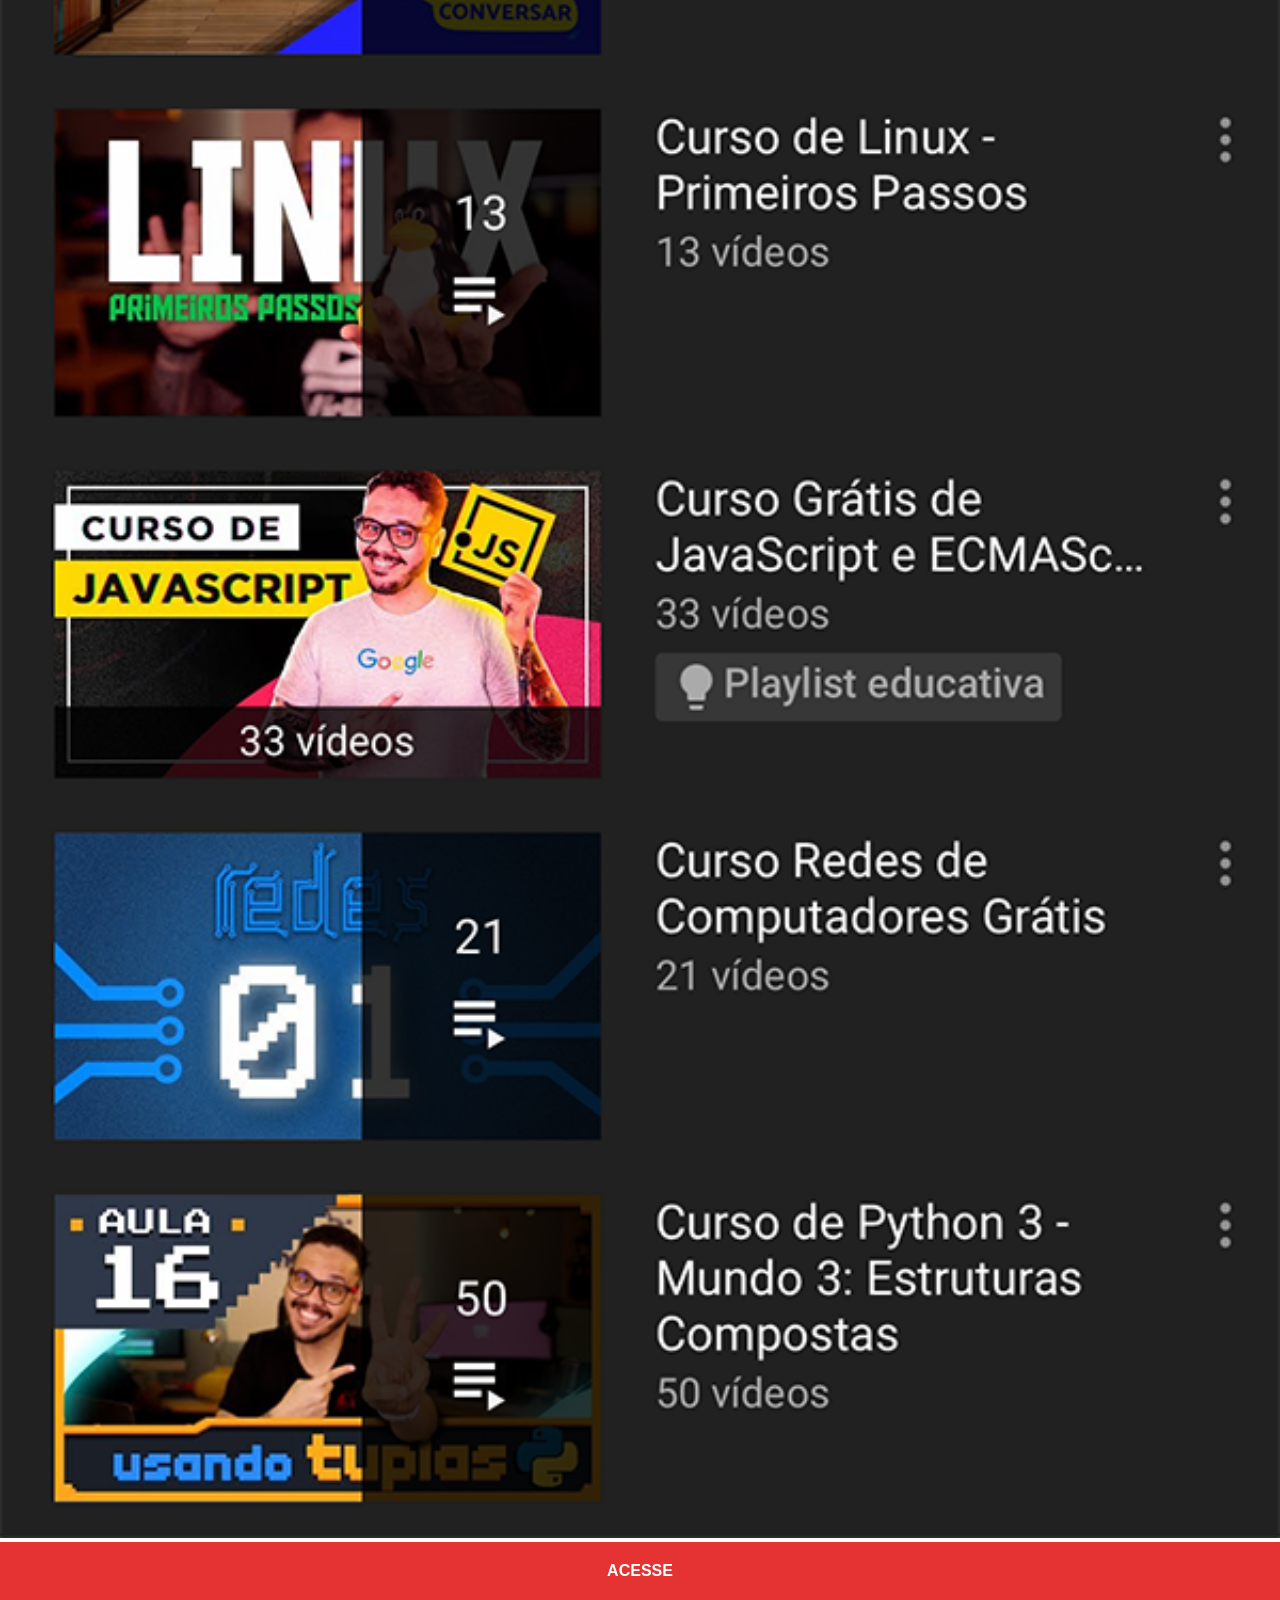
<file: youtube.html>
<!DOCTYPE html>
<html lang="en">
<head>
    <meta charset="UTF-8">
    <meta name="viewport" content="width=device-width, initial-scale=1.0">
    <title>YouTube</title>
    <style>
        * {
            margin: 0px;
            paedding: 0px;
            font-family: Arial, Helvetica, sans-serif;
        }

        ::-webkit-scrollbar {
            width: 0px;
            height: 0px;
        }
        
        img {
            width: 100vw;
        }

        a {
            display: block;
            background-color: rgb(229, 51, 51);
            padding: 20px;
            text-align: center;
            font-weight: bolder;
            text-decoration: none;
            color: white;
        }
    </style>
</head>
<body>
    <img src="imagens/tela-youtube.png" alt="YouTube">
    <a href="https://www.youtube.com/cursoemvideo" target="_blank">ACESSE</a>
</body>
</html>
</file>
<file: estilos/style.css>
@charset "UTF-8";

* {
    margin: 0px;
    padding: 0px;
    font-family: Arial, Helvetica, sans-serif;
}

html, body {
    height: 100vh;
    width: 100vw;
    background-color: black;
}

body {
    background: url('../imagens/fundo-madeira.jpg')
    no-repeat top center;
    background-size: cover;
    background-attachment: fixed;
}

main {
    height: 100vh;
    position: relative;
}

section#telefone {
    position: absolute;
    top: 50%;
    left: 50%;
    transform: translate(-50%, -50%);

    height: 627px;
    width: 311px;
    background: url('../imagens/frame-iphone.png') 
    no-repeat;
}

iframe#tela {
    position: relative;
    top: 80px;
    left: 22px;
    width: 267px;
    height: 471px;
}

section#redes-sociais {
    text-align: right;
}

section#redes-sociais img {
    width: 50px;
    margin: 10px;
    border-radius: 50%;
    box-shadow: 2px 2px 5px rgba(0, 0, 0, 0.4);
    box-sizing: border-box;
}

section#redes-sociais img:hover {
    border: 2px solid rgba(255, 255, 255, 0.678);
}
</file>
<file: estilos/social.css>
* {
    margin: 0px;
    paedding: 0px;
    font-family: Arial, Helvetica, sans-serif;
}

::-webkit-scrollbar {
    width: 0px;
    height: 0px;
}

img {
    width: 100vw;
}

a {
    display: block;
    background-color: rgb(229, 51, 51);
    padding: 20px;
    text-align: center;
    font-weight: bolder;
    text-decoration: none;
    color: white;
}

a:hover {
    background-color: red;
}
</file>
